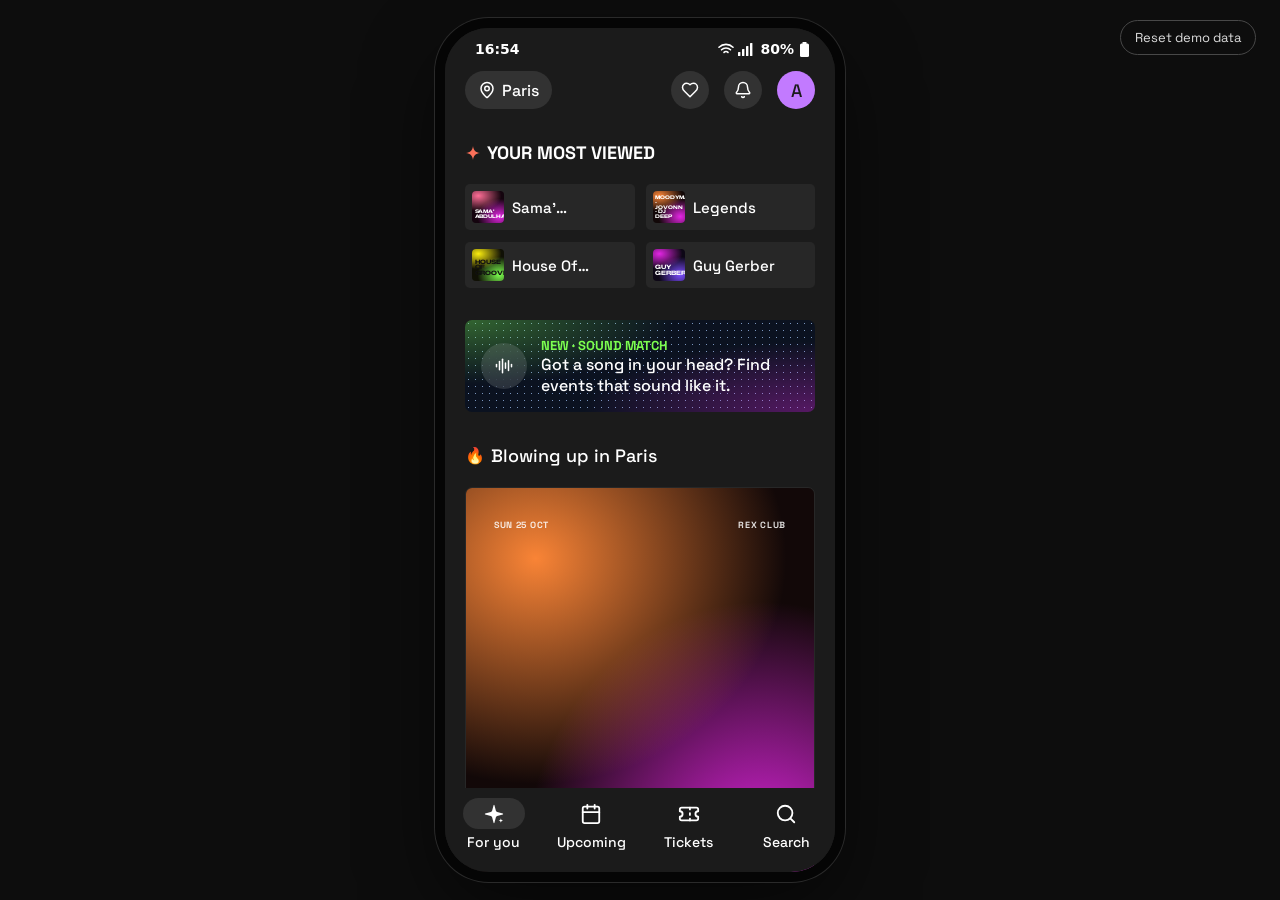
<file: index.html>
<!doctype html>
<html lang="en">
<head>
<meta charset="utf-8">
<meta name="viewport" content="width=device-width, initial-scale=1, viewport-fit=cover">
<meta name="theme-color" content="#1B1B1B">
<title>Shotgun Sound Match</title>
<link rel="stylesheet" href="css/app.css">
</head>
<body>
  <div class="stage">
    <button class="side-reset" id="resetDemo" type="button">Reset demo data</button>
    <div class="device" id="device">
      <div class="status-bar" aria-hidden="true">
        <span class="sb-time" id="sbTime">11:46</span>
        <span class="sb-right">
          <svg width="36" height="16" viewBox="0 0 36 16"><g fill="none" stroke="currentColor" stroke-width="1.6" stroke-linecap="round"><path d="M1 6.2a10 10 0 0 1 14 0"/><path d="M3.5 8.8a6.4 6.4 0 0 1 9 0"/><path d="M6 11.4a2.8 2.8 0 0 1 4 0"/></g><g fill="currentColor"><rect x="20" y="11" width="2.4" height="4" rx=".6"/><rect x="24" y="8" width="2.4" height="7" rx=".6"/><rect x="28" y="5" width="2.4" height="10" rx=".6"/><rect x="32" y="2" width="2.4" height="13" rx=".6"/></g></svg>
          <span>80%</span>
          <svg width="9" height="15" viewBox="0 0 9 15"><rect x="2.5" y="0" width="4" height="2" rx=".5" fill="currentColor"/><rect x="0" y="1.5" width="9" height="13.5" rx="1.5" fill="currentColor"/></svg>
        </span>
      </div>
      <div class="viewport" id="viewport"></div>
      <nav class="tabbar" id="tabbar" aria-label="Main"></nav>
      <div class="sheet-layer" id="sheetLayer" aria-hidden="true"></div>
      <div class="toast" id="toast" role="status" aria-live="polite"></div>
    </div>
  </div>
  <script src="js/config.js"></script>
  <script src="js/icons.js"></script>
  <script src="js/data.js"></script>
  <script src="js/store.js"></script>
  <script src="js/audio.js"></script>
  <script src="js/vendor/three.min.js"></script>
  <script src="js/particles.js"></script>
  <script src="js/map3d.js"></script>
  <script src="js/app.js"></script>
</body>
</html>
</file>
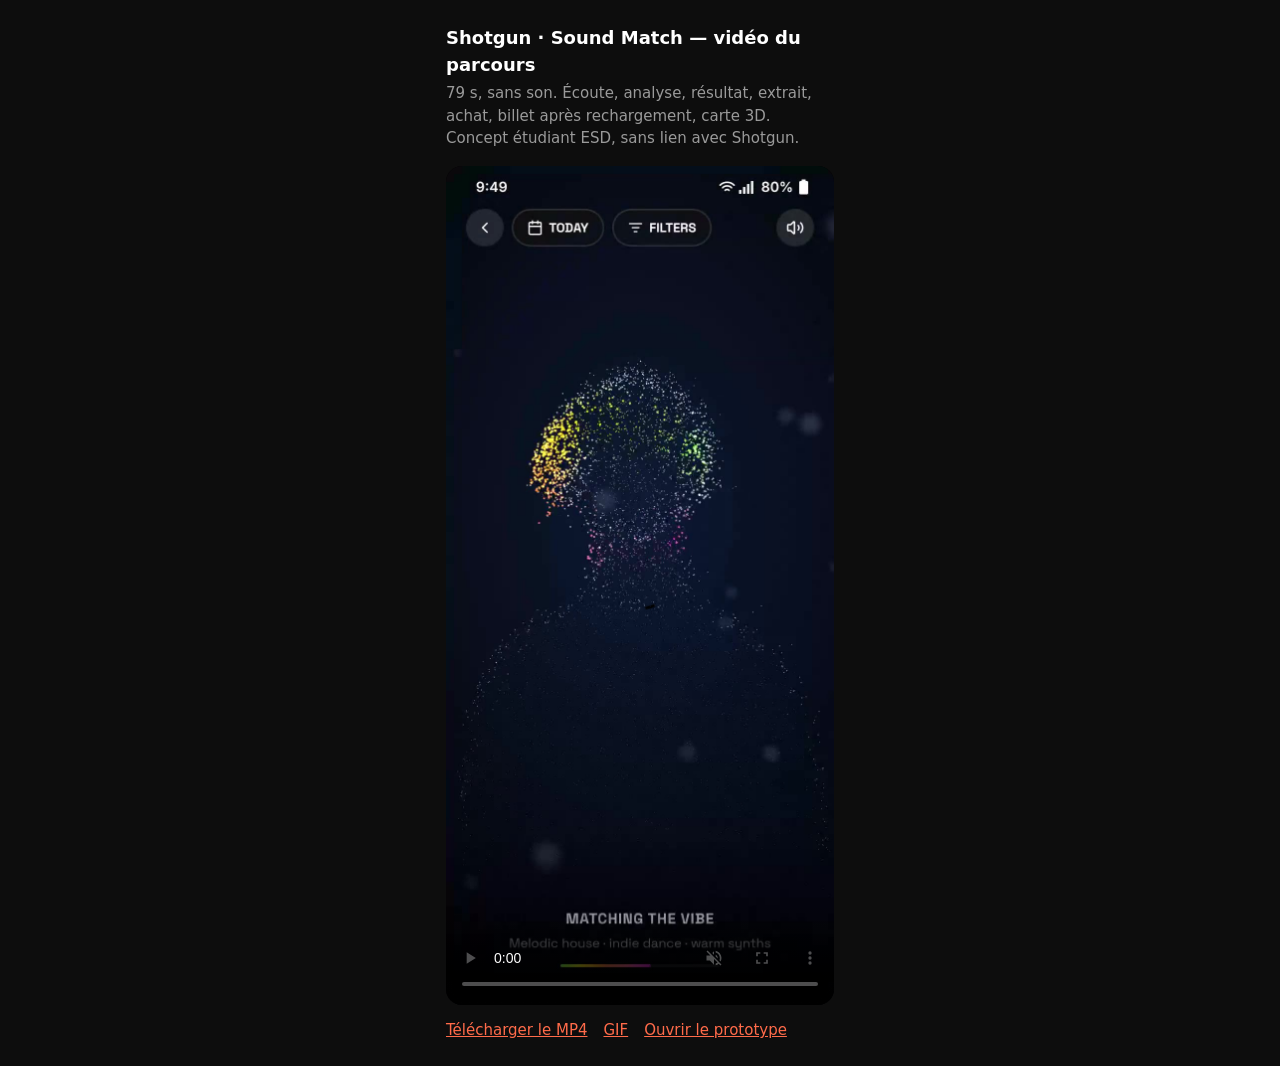
<file: demo/index.html>
<!doctype html>
<html lang="fr">
<head>
<meta charset="utf-8">
<meta name="viewport" content="width=device-width, initial-scale=1">
<title>Sound Match · vidéo du parcours</title>
<style>
  body { margin: 0; background: #0D0D0D; color: #e6e6e6; font: 15px/1.5 system-ui, sans-serif; display: grid; place-items: center; min-height: 100vh; }
  main { width: min(420px, 100%); padding: 24px 16px; box-sizing: border-box; }
  h1 { font-size: 18px; margin: 0 0 4px; color: #fff; }
  p { margin: 0 0 16px; color: #9a9a9a; }
  video { width: 100%; border-radius: 16px; background: #000; display: block; }
  a { color: #FF6B4A; }
  .links { margin-top: 14px; display: flex; gap: 16px; flex-wrap: wrap; }
</style>
</head>
<body>
<main>
  <h1>Shotgun · Sound Match — vidéo du parcours</h1>
  <p>79 s, sans son. Écoute, analyse, résultat, extrait, achat, billet après rechargement, carte 3D. Concept étudiant ESD, sans lien avec Shotgun.</p>
  <video src="sound-match-demo.mp4" poster="poster.jpg" controls playsinline muted loop preload="metadata"></video>
  <div class="links"><a href="sound-match-demo.mp4" download>Télécharger le MP4</a><a href="sound-match-demo.gif">GIF</a><a href="../">Ouvrir le prototype</a></div>
</main>
</body>
</html>
</file>
<file: css/app.css>
/* ============================================================
   Shotgun Sound Match — prototype styles
   Tokens mirror the Figma variables (Color / Spacing / Radius)
   ============================================================ */
@font-face { font-family: "Space Grotesk"; font-weight: 400; font-display: swap; src: url(../assets/fonts/space-grotesk-latin-400-normal.woff2) format("woff2"); unicode-range: U+0000-00FF, U+0131, U+0152-0153, U+02BB-02BC, U+02C6, U+02DA, U+02DC, U+2000-206F, U+20AC, U+2122, U+2191, U+2193, U+2212, U+2215, U+FEFF, U+FFFD; }
@font-face { font-family: "Space Grotesk"; font-weight: 400; font-display: swap; src: url(../assets/fonts/space-grotesk-latin-ext-400-normal.woff2) format("woff2"); unicode-range: U+0100-02AF, U+0304, U+0308, U+0329, U+1E00-1E9F, U+1EF2-1EFF, U+2020, U+20A0-20AB, U+20AD-20C0, U+2113, U+2C60-2C7F, U+A720-A7FF; }
@font-face { font-family: "Space Grotesk"; font-weight: 500; font-display: swap; src: url(../assets/fonts/space-grotesk-latin-500-normal.woff2) format("woff2"); unicode-range: U+0000-00FF, U+0131, U+0152-0153, U+02BB-02BC, U+02C6, U+02DA, U+02DC, U+2000-206F, U+20AC, U+2122, U+2191, U+2193, U+2212, U+2215, U+FEFF, U+FFFD; }
@font-face { font-family: "Space Grotesk"; font-weight: 500; font-display: swap; src: url(../assets/fonts/space-grotesk-latin-ext-500-normal.woff2) format("woff2"); unicode-range: U+0100-02AF, U+0304, U+0308, U+0329, U+1E00-1E9F, U+1EF2-1EFF, U+2020, U+20A0-20AB, U+20AD-20C0, U+2113, U+2C60-2C7F, U+A720-A7FF; }
@font-face { font-family: "Space Grotesk"; font-weight: 700; font-display: swap; src: url(../assets/fonts/space-grotesk-latin-700-normal.woff2) format("woff2"); unicode-range: U+0000-00FF, U+0131, U+0152-0153, U+02BB-02BC, U+02C6, U+02DA, U+02DC, U+2000-206F, U+20AC, U+2122, U+2191, U+2193, U+2212, U+2215, U+FEFF, U+FFFD; }
@font-face { font-family: "Space Grotesk"; font-weight: 700; font-display: swap; src: url(../assets/fonts/space-grotesk-latin-ext-700-normal.woff2) format("woff2"); unicode-range: U+0100-02AF, U+0304, U+0308, U+0329, U+1E00-1E9F, U+1EF2-1EFF, U+2020, U+20A0-20AB, U+20AD-20C0, U+2113, U+2C60-2C7F, U+A720-A7FF; }
@font-face { font-family: "Zalando Sans Expanded"; font-weight: 800; font-display: swap; src: url(../assets/fonts/zalando-sans-expanded-latin-800-normal.woff2) format("woff2"); unicode-range: U+0000-00FF, U+0131, U+0152-0153, U+02BB-02BC, U+02C6, U+02DA, U+02DC, U+2000-206F, U+20AC, U+2122, U+2191, U+2193, U+2212, U+2215, U+FEFF, U+FFFD; }
@font-face { font-family: "Zalando Sans Expanded"; font-weight: 800; font-display: swap; src: url(../assets/fonts/zalando-sans-expanded-latin-ext-800-normal.woff2) format("woff2"); unicode-range: U+0100-02AF, U+0304, U+0308, U+0329, U+1E00-1E9F, U+1EF2-1EFF, U+2020, U+20A0-20AB, U+20AD-20C0, U+2113, U+2C60-2C7F, U+A720-A7FF; }

:root {
  /* Color */
  --color-bg-base: #1B1B1B;
  --color-bg-bar: #161616;
  --color-bg-field: #272727;
  --color-bg-raised: #323232;
  --color-bg-glass: rgba(255,255,255,.12);
  --color-border-outline: #484848;
  --color-border-divider: #2C2C2C;
  --color-text-primary: #FFFFFF;
  --color-text-secondary: #B6B7B9;
  --color-text-inverse: #1B1B1B;
  --color-accent-coral: #FB7059;
  --color-avatar-default: #C27AFF;
  --color-button-primary-bg: #FFFFFF;
  /* Shotgun brochure gradient (sampled from FR_BROCHURE_shotgun.pdf) */
  --sg-lime: #7CFF4F; --sg-yellow: #FBED0F; --sg-orange: #F98436; --sg-pink: #FE6E96; --sg-magenta: #E325E3;
  /* Spacing */
  --space-4: 4px; --space-8: 8px; --space-12: 12px; --space-16: 16px; --space-20: 20px; --space-24: 24px; --space-32: 32px; --space-48: 48px;
  --space-page-margin: 20px;
  /* Radius */
  --radius-sm: 4px; --radius-md: 5px; --radius-lg: 7px; --radius-full: 999px;
  /* Type */
  --font-ui: "Space Grotesk", system-ui, sans-serif;
  --font-display: "Zalando Sans Expanded", "Space Grotesk", system-ui, sans-serif;
  --ease-out: cubic-bezier(.2,.8,.2,1);
}

[hidden] { display: none !important; }
* { box-sizing: border-box; -webkit-tap-highlight-color: transparent; }
html, body { margin: 0; height: 100%; }
body { background: #0D0D0D; color: var(--color-text-primary); font-family: var(--font-ui); -webkit-font-smoothing: antialiased; }
button { font: inherit; color: inherit; background: none; border: 0; padding: 0; cursor: pointer; }
input { font: inherit; color: inherit; }
img { display: block; max-width: 100%; }
:focus-visible { outline: 2px solid var(--sg-lime); outline-offset: 2px; }

/* ---------- Stage + device ---------- */
.stage { min-height: 100%; display: flex; align-items: center; justify-content: center; gap: 48px; padding: 24px; }
.side-reset { position: fixed; top: 20px; right: 24px; z-index: 10; padding: 8px 14px; border: 1.5px solid var(--color-border-outline); border-radius: var(--radius-full); color: #ddd; font-size: 13px; background: #0D0D0D; }
.side-reset:hover { border-color: #888; color: #fff; }
.device { position: relative; width: 390px; height: 844px; background: var(--color-bg-base); border-radius: 44px; overflow: hidden; overflow: clip;
  box-shadow: 0 0 0 10px #050505, 0 0 0 11px #2a2a2a, 0 30px 80px rgba(0,0,0,.6); isolation: isolate; }
@media (max-width: 720px) {
  .stage { padding: 0; display: block; }
  .side-reset { display: none; }
  .device { width: 100vw; height: 100dvh; border-radius: 0; box-shadow: none; }
}

.status-bar { position: absolute; z-index: 30; top: 0; left: 0; right: 0; height: 40px; padding: 2px 26px 0 30px; display: flex; align-items: center; justify-content: space-between;
  font: 600 14px/1 system-ui, -apple-system, "Segoe UI", sans-serif; color: #fff; pointer-events: none; transition: color .3s; }
.status-bar .sb-right { display: flex; align-items: center; gap: 6px; }
.device.light-status .status-bar { color: #fff; }

.viewport { position: absolute; inset: 0; overflow: hidden; overflow: clip; }
.screen { position: absolute; inset: 0; background: var(--color-bg-base); display: flex; flex-direction: column; overflow: hidden; will-change: transform; }
.screen .scroll { flex: 1; overflow-y: auto; overflow-x: hidden; scrollbar-width: none; padding-top: 40px; }
.screen .scroll::-webkit-scrollbar { display: none; }
.screen.has-tabbar .scroll { padding-bottom: 96px; }

/* transitions */
.screen.enter-push { animation: pushIn .38s var(--ease-out) both; }
.screen.leave-push { animation: pushOut .38s var(--ease-out) both; }
.screen.enter-pop  { animation: popIn .34s var(--ease-out) both; }
.screen.leave-pop  { animation: popOut .34s var(--ease-out) both; }
.screen.enter-fade { animation: fadeIn .28s ease both; }
.screen.leave-fade { animation: fadeOut .28s ease both; }
@keyframes pushIn { from { transform: translateX(100%); } to { transform: none; } }
@keyframes pushOut { from { transform: none; } to { transform: translateX(-28%); filter: brightness(.6); } }
@keyframes popIn { from { transform: translateX(-28%); filter: brightness(.6); } to { transform: none; filter: none; } }
@keyframes popOut { from { transform: none; } to { transform: translateX(100%); } }
@keyframes fadeIn { from { opacity: 0; } to { opacity: 1; } }
@keyframes fadeOut { from { opacity: 1; } to { opacity: 0; } }
@media (prefers-reduced-motion: reduce) { .screen[class*="enter-"], .screen[class*="leave-"] { animation-duration: .01s; } }

/* ---------- Type styles (Figma text styles) ---------- */
.t-title-event { font-family: var(--font-display); font-weight: 800; font-size: 23px; line-height: 1.1; text-transform: uppercase; margin: 0; }
.t-heading-section { font-weight: 700; font-size: 18px; line-height: 1.28; text-transform: uppercase; margin: 0; }
.t-heading-feed { font-weight: 500; font-size: 18px; margin: 0; }
.t-list-title { font-weight: 500; font-size: 18px; line-height: 24px; margin: 0; }
.t-body { font-size: 17px; line-height: 23.5px; }
.t-row { font-size: 17px; line-height: 22px; }
.t-meta { font-size: 15px; line-height: 1.28; color: var(--color-text-secondary); }
.t-tile { font-weight: 500; font-size: 15px; }
.t-chip { font-weight: 500; font-size: 16px; }
.t-tag { font-size: 13px; }
.t-btn { font-weight: 700; font-size: 16px; text-transform: uppercase; }
.t-btn-sm { font-weight: 700; font-size: 13px; text-transform: uppercase; }
.clamp-1 { display: -webkit-box; -webkit-line-clamp: 1; -webkit-box-orient: vertical; overflow: hidden; }
.clamp-2 { display: -webkit-box; -webkit-line-clamp: 2; -webkit-box-orient: vertical; overflow: hidden; }
.muted { color: var(--color-text-secondary); }
.coral { color: var(--color-accent-coral); }

/* ---------- Primitives ---------- */
.icon { display: inline-block; width: 24px; height: 24px; flex: none; vertical-align: middle; }
.icon svg { width: 100%; height: 100%; display: block; }
.pad { padding: 0 var(--space-page-margin); }
.row { display: flex; align-items: center; }
.between { justify-content: space-between; }
.section { padding: 32px var(--space-page-margin) 0; }
.section > .t-heading-section, .section > .heading-row { margin-bottom: 20px; }
.heading-row { display: flex; align-items: center; gap: 6px; }
.heading-row .icon { width: 16px; height: 16px; color: var(--color-accent-coral); }

.chip { display: inline-flex; align-items: center; gap: 6px; height: 38px; padding: 0 12px; border-radius: var(--radius-full); border: 1.5px solid var(--color-border-outline); white-space: nowrap; transition: background .2s, border-color .2s, transform .15s; }
.chip:active { transform: scale(.96); }
.chip .icon { width: 18px; height: 18px; }
.chip.selected { background: var(--color-bg-raised); border-color: transparent; }
.chip.solid-sm { height: 34px; font-weight: 700; font-size: 13px; text-transform: uppercase; padding: 0 14px; }
.chip.solid-sm .icon { width: 16px; height: 16px; }
.chip.glass { background: rgba(20,20,20,.55); border-color: rgba(255,255,255,.14); backdrop-filter: blur(10px); -webkit-backdrop-filter: blur(10px); }
.chips-row { display: flex; gap: 8px; overflow-x: auto; scrollbar-width: none; padding: 3px var(--space-page-margin); }
.chips-row::-webkit-scrollbar { display: none; }

.tag { display: inline-flex; align-items: center; gap: 3px; height: 22px; padding: 0 8px; border-radius: var(--radius-full); border: 1.5px solid var(--color-border-outline); font-size: 13px; white-space: nowrap; }
.tag .icon { width: 12px; height: 12px; }
.tags { display: flex; gap: 6px; flex-wrap: wrap; padding-top: 6px; }

.circle-btn { width: 38px; height: 38px; border-radius: 50%; background: var(--color-bg-raised); display: grid; place-items: center; flex: none; transition: transform .15s, background .2s; }
.circle-btn:active { transform: scale(.92); }
.circle-btn .icon { width: 18px; height: 18px; }
.circle-btn.glass { background: var(--color-bg-glass); backdrop-filter: blur(8px); -webkit-backdrop-filter: blur(8px); }
.circle-btn.outline { background: transparent; border: 1.5px solid var(--color-border-outline); }
.avatar { width: 38px; height: 38px; border-radius: 50%; background: var(--color-avatar-default); color: var(--color-text-inverse); display: grid; place-items: center; font-weight: 500; font-size: 18px; }

.btn-primary { width: 100%; height: 43px; border-radius: var(--radius-lg); background: var(--color-button-primary-bg); color: var(--color-text-inverse); display: grid; place-items: center; transition: transform .15s, opacity .2s; }
.btn-primary:active { transform: scale(.98); }
.btn-small { height: 32px; padding: 0 14px; border-radius: var(--radius-md); background: #fff; color: var(--color-text-inverse); transition: background .2s, color .2s; }
.btn-small.on { background: var(--color-bg-raised); color: #fff; }
.chip-interested { display: inline-flex; align-items: center; gap: 8px; height: 31px; padding: 0 12px 0 10px; border-radius: var(--radius-md); background: var(--color-bg-raised); }
.chip-interested .icon { width: 16px; height: 16px; transition: transform .25s var(--ease-out); }
.chip-interested.on .icon { color: var(--color-accent-coral); transform: scale(1.15); }
.chip-interested.on .icon svg path { fill: currentColor; }

/* ---------- Tab bar ---------- */
.tabbar { position: absolute; z-index: 20; left: 0; right: 0; bottom: 0; height: 84px; padding: 10px 0 14px; display: flex; background: var(--color-bg-base); transition: transform .3s var(--ease-out), opacity .3s; }
.tabbar.hidden { transform: translateY(100%); opacity: 0; pointer-events: none; }
.tabbar.translucent { background: linear-gradient(to top, rgba(10,12,18,.95), rgba(10,12,18,.6)); }
.tab { flex: 1; display: flex; flex-direction: column; align-items: center; gap: 4px; font-weight: 500; font-size: 14px; }
.tab .pill { width: 62px; height: 31px; border-radius: var(--radius-full); display: grid; place-items: center; transition: background .25s; }
.tab .pill .icon { width: 22px; height: 22px; }
.tab.active .pill { background: var(--color-bg-raised); }
.tab .badge { position: absolute; margin: -2px 0 0 26px; width: 8px; height: 8px; border-radius: 50%; background: var(--color-accent-coral); }

/* ---------- Posters (generated art, no copied images) ---------- */
.poster { position: relative; overflow: hidden; border-radius: var(--radius-sm); background: #222; color: #fff; flex: none; isolation: isolate; }
.poster .pz-bg { position: absolute; inset: 0; }
.poster .pz-title { position: absolute; left: 8%; right: 8%; bottom: 9%; font-family: var(--font-display); font-weight: 800; text-transform: uppercase; line-height: .98; letter-spacing: -.01em; overflow-wrap: normal; word-break: normal; }
.poster .pz-top { position: absolute; left: 8%; right: 8%; top: 7%; display: flex; justify-content: space-between; font: 700 9px/1 var(--font-ui); letter-spacing: .08em; text-transform: uppercase; opacity: .85; }
.poster.nightdrive .pz-bg { background:
  radial-gradient(1.2px 1.2px at 50% 50%, rgba(170,205,255,.9) 50%, transparent 51%) 0 0/7px 7px,
  radial-gradient(120% 70% at 50% 62%, rgba(56,110,210,.65), transparent 60%),
  linear-gradient(180deg, #050912 0%, #0b1730 55%, #04060b 100%); }
.poster.nightdrive .pz-bg::after { content: ""; position: absolute; inset: 0; background: linear-gradient(180deg, transparent 30%, rgba(4,6,11,.85) 100%); }
.poster.nightdrive .pz-title { background: linear-gradient(90deg, var(--sg-lime), var(--sg-yellow) 30%, var(--sg-orange) 55%, var(--sg-pink) 78%, var(--sg-magenta)); -webkit-background-clip: text; background-clip: text; color: transparent; }

/* ---------- Lists & cards ---------- */
.list { display: flex; flex-direction: column; gap: 14px; padding: 0 var(--space-page-margin); }
.list-item { display: flex; align-items: center; gap: 16px; text-align: left; width: 100%; }
.list-item .poster { width: 122px; height: 163px; }
.list-item .li-text { flex: 1; min-width: 0; display: flex; flex-direction: column; gap: 2px; }
.list-item .li-title { max-width: 196px; }
.list-item .meta-row { display: flex; align-items: center; gap: 8px; }
.list-item .meta-row .t-meta { flex: 1; min-width: 0; }
.heart-btn { width: 28px; height: 28px; margin: -6px -6px -6px 0; display: grid; place-items: center; }
.heart-btn .icon { width: 17px; height: 17px; transition: transform .25s var(--ease-out), color .2s; }
.heart-btn.on .icon { color: var(--color-accent-coral); transform: scale(1.12); }
.heart-btn.on svg path { fill: currentColor; }

.tiles { display: grid; grid-template-columns: 1fr 1fr; gap: 12px 11px; }
.tile { display: flex; align-items: center; gap: 8px; height: 46px; padding: 0 10px 0 7px; border-radius: var(--radius-md); background: var(--color-bg-field); text-align: left; min-width: 0; }
.tile .poster { width: 32px; height: 32px; border-radius: 4px; }
.tile .poster .pz-title { font-size: 6px; bottom: 12%; }
.tile .poster .pz-top { display: none; }

.feature-card { display: block; width: 100%; text-align: left; border: 1px solid var(--color-bg-field); border-radius: var(--radius-lg); overflow: hidden; }
.feature-card .poster { width: 100%; height: 470px; border-radius: 0; }
.feature-card .fc-body { padding: 14px 16px 20px; display: flex; flex-direction: column; gap: 2px; }

.carousel { display: flex; gap: 9px; overflow-x: auto; scrollbar-width: none; padding: 0 var(--space-page-margin) 0 33px; }
.carousel::-webkit-scrollbar { display: none; }
.rank-card { position: relative; flex: none; width: 124px; padding-bottom: 28px; text-align: left; }
.rank-card .poster { width: 124px; height: 165px; }
.rank-card .rank { position: absolute; left: -13px; bottom: 0; font: 700 88px/1 var(--font-ui); color: #fff; -webkit-text-stroke: 3px var(--color-bg-base); paint-order: stroke fill; }

/* ---------- Top bars ---------- */
.topbar { display: flex; align-items: center; justify-content: space-between; gap: 8px; padding: 3px var(--space-page-margin) 0; min-height: 41px; }
.topbar .actions { display: flex; gap: 15px; align-items: center; }
.search-field { flex: 1; display: flex; align-items: center; gap: 8px; height: 38px; padding: 0 14px; border-radius: var(--radius-full); background: var(--color-bg-field); min-width: 0; }
.search-field .icon { width: 18px; height: 18px; color: var(--color-text-secondary); }
.search-field input { flex: 1; min-width: 0; background: none; border: 0; outline: 0; font-size: 15px; }
.search-field input::placeholder { color: var(--color-text-secondary); }
.search-tabs { display: flex; gap: 8px; padding: 3px var(--space-page-margin) 0; }
.search-tabs .search-field { height: 38px; }
.search-tabs .search-field input { font-size: 13px; font-weight: 700; text-transform: uppercase; }
.search-tabs .search-field input::placeholder { text-transform: uppercase; font-weight: 700; }

.empty { padding: 48px var(--space-page-margin); text-align: center; color: var(--color-text-secondary); }
.empty > .icon { display: block; width: 40px; height: 40px; margin: 0 auto 12px; color: #666; }

/* ---------- Sheets & toast ---------- */
.sheet-layer { position: absolute; inset: 0; z-index: 40; pointer-events: none; }
.sheet-layer.open { pointer-events: auto; }
.scrim { position: absolute; inset: 0; background: rgba(0,0,0,.5); opacity: 0; transition: opacity .3s; }
.sheet-layer.open .scrim { opacity: 1; }
.sheet { position: absolute; left: 0; right: 0; bottom: 0; background: #fff; color: #1B1B1B; border-radius: 18px 18px 0 0; padding: 10px 24px 28px; transform: translateY(100%); transition: transform .38s var(--ease-out); max-height: 92%; overflow-y: auto; }
.sheet-layer.open .sheet { transform: none; }
.sheet .grabber { width: 30px; height: 4px; border-radius: 2px; background: #1B1B1B; margin: 0 auto 26px; }
.toast { position: absolute; z-index: 60; left: 16px; right: 16px; bottom: 100px; padding: 12px 16px; border-radius: 10px; background: #fff; color: #1B1B1B; font-weight: 500; font-size: 14px; transform: translateY(20px); opacity: 0; transition: .3s var(--ease-out); pointer-events: none; }
.toast.show { transform: none; opacity: 1; }

/* ---------- Event page ---------- */
.ev-header { position: absolute; z-index: 5; top: 0; left: 0; right: 0; display: flex; justify-content: space-between; align-items: center; gap: 12px; padding: 43px 19px 10px; pointer-events: none; transition: background .3s, box-shadow .3s; }
.ev-header .ev-mini { flex: 1; min-width: 0; font-weight: 500; font-size: 15px; opacity: 0; transform: translateY(6px); transition: opacity .3s, transform .3s; white-space: nowrap; overflow: hidden; text-overflow: ellipsis; }
.ev-header.solid { background: rgba(27,27,27,.94); box-shadow: 0 1px 0 var(--color-border-divider); backdrop-filter: blur(10px); -webkit-backdrop-filter: blur(10px); }
.ev-header.solid .ev-mini { opacity: 1; transform: none; }
.ev-header > * { pointer-events: auto; }
.ev-hero { position: relative; padding: 89px 8px 0; }
.ev-hero::before { content: ""; position: absolute; inset: -40px 0 -40px; background: var(--hero-tint, linear-gradient(180deg,#1f2a3c,#2c3341 30%,#1e2128 62%,#1B1B1B)); z-index: -1; }
.ev-hero .poster { width: 100%; height: 212px; border-radius: var(--radius-sm); }
.ev-hero .poster .pz-title { font-size: 46px; bottom: 16%; }
.ev-title { padding: 20px 23px 0; }
.ev-by { margin-top: 10px; font-size: 17px; color: var(--color-text-secondary); }
.ev-by b { color: #fff; font-weight: 500; }
.match-banner { margin: 16px 23px 0; padding: 12px 14px; border-radius: var(--radius-lg); background: linear-gradient(90deg, rgba(124,255,79,.14), rgba(251,237,15,.10) 35%, rgba(254,110,150,.12) 70%, rgba(227,37,227,.14)); border: 1px solid rgba(255,255,255,.08); display: flex; gap: 12px; align-items: center; }
.match-banner .score { font-family: var(--font-display); font-weight: 800; font-size: 20px; }
.match-banner .why { font-size: 13px; line-height: 1.35; color: #e8e8e8; }
.info-rows { padding: 8px 24px 0; }
.info-row { display: flex; gap: 22px; align-items: flex-start; }
.info-row > .icon { width: 20px; height: 20px; margin-top: 16px; color: #e6e6e6; }
.info-row .ir-content { flex: 1; padding-top: 16px; border-bottom: 1px solid var(--color-border-divider); padding-bottom: 13px; display: flex; align-items: center; gap: 10px; }
.info-row .ir-content .icon { width: 16px; height: 16px; color: var(--color-text-secondary); }
.desc-wrap { position: relative; }
.desc { margin: 0; display: -webkit-box; -webkit-line-clamp: 9; -webkit-box-orient: vertical; overflow: hidden; }
.desc-wrap.open .desc { -webkit-line-clamp: unset; display: block; }
.desc-wrap:not(.open):not(.short)::after { content: ""; position: absolute; left: 0; right: 0; bottom: 0; height: 30px; background: linear-gradient(transparent, rgba(27,27,27,.9)); pointer-events: none; }
.desc-toggle { display: grid; place-items: center; width: 100%; padding-top: 8px; }
.desc-toggle .icon { width: 18px; height: 18px; transition: transform .3s; }
.desc-wrap.open + .desc-toggle .icon { transform: rotate(180deg); }

.player { display: flex; align-items: center; gap: 18px; }
.player .track { position: relative; flex: 1; height: 24px; display: flex; align-items: center; cursor: pointer; touch-action: none; }
.player .rail { position: absolute; left: 0; right: 0; height: 5px; border-radius: 3px; background: #fff; }
.player .fill { position: absolute; left: 0; height: 5px; border-radius: 3px; background: var(--color-accent-coral); width: 0; }
.player .knob { position: absolute; width: 16px; height: 16px; border-radius: 50%; background: #fff; transform: translateX(-50%); left: 0; box-shadow: 0 0 0 3px rgba(0,0,0,.25); }
.player .play { width: 30px; height: 30px; display: grid; place-items: center; }
.player .play .icon { width: 24px; height: 24px; }
.player-meta { margin-top: 8px; display: flex; justify-content: space-between; font-size: 13px; color: var(--color-text-secondary); }
.eq { display: inline-flex; gap: 2px; align-items: flex-end; height: 12px; }
.eq i { width: 3px; background: var(--color-accent-coral); border-radius: 1px; animation: eq 0.8s ease-in-out infinite; }
.eq i:nth-child(2) { animation-delay: -.3s; } .eq i:nth-child(3) { animation-delay: -.55s; }
@keyframes eq { 0%,100% { height: 3px; } 50% { height: 12px; } }

.lineup { display: flex; align-items: flex-start; gap: 14px; overflow-x: auto; scrollbar-width: none; margin-right: calc(-1 * var(--space-page-margin)); padding-right: var(--space-page-margin); }
.artist { flex: none; width: 128px; text-align: left; }
.artist .a-img { display: block; position: relative; width: 128px; height: 128px; border-radius: var(--radius-lg); overflow: hidden; }
.artist .a-img .poster { width: 100%; height: 100%; border-radius: 0; }
.artist.playing .a-img { box-shadow: 0 0 0 2px var(--color-accent-coral); }
.artist .a-name { margin-top: 8px; font-weight: 500; font-size: 16px; display: block; }
.artist .a-img .a-cover { width: 100%; height: 100%; object-fit: cover; display: block; }
.artist.sample .a-name { display: -webkit-box; }
.artist.sample .a-sub { display: -webkit-box; font-size: 13px; margin-top: 2px; }
.artist .a-img::after { content: ""; position: absolute; inset: 0; background: radial-gradient(circle at 50% 50%, rgba(0,0,0,.28), transparent 62%); pointer-events: none; }
.org { display: flex; align-items: center; gap: 16px; }
.org + .org { margin-top: 16px; }
.org .o-av { display: block; width: 44px; height: 44px; border-radius: 50%; overflow: hidden; flex: none; }
.org .o-av .poster { width: 100%; height: 100%; border-radius: 0; }
.org .o-text { flex: 1; min-width: 0; }
.org .o-name { font-weight: 500; font-size: 16px; }
.mood { display: flex; gap: 8px; flex-wrap: wrap; }
.mood .chip { height: 34px; font-size: 15px; }
.map-img { width: 100%; border-radius: var(--radius-lg); }
.buy-bar { position: absolute; z-index: 6; left: 0; right: 0; bottom: 0; padding: 14px 22px 22px; background: linear-gradient(to top, var(--color-bg-bar) 70%, rgba(22,22,22,0)); }

/* ---------- Screenshot screens (Map flow) ---------- */
.shot { position: absolute; inset: 0; background: #000; }
.shot img { width: 100%; height: 100%; object-fit: cover; object-position: top; }
.hotspot { position: absolute; border-radius: 12px; }
.hotspot.hint { animation: hint 2.2s ease-in-out infinite; }
@keyframes hint { 0%,100% { box-shadow: 0 0 0 0 rgba(124,255,79,0); } 50% { box-shadow: 0 0 0 3px rgba(124,255,79,.55); } }
.shot-label { position: absolute; left: 12px; bottom: 12px; padding: 4px 8px; border-radius: 6px; background: rgba(0,0,0,.6); color: #ccc; font-size: 11px; }

/* ---------- Listen + particle screens ---------- */
.fx-canvas { position: absolute; inset: 0; width: 100%; height: 100%; display: block; }
.listen-top { position: relative; z-index: 2; display: flex; gap: 8px; padding: 43px var(--space-page-margin) 0; }
.listen-center { position: absolute; z-index: 2; left: 0; right: 0; bottom: 140px; display: flex; flex-direction: column; align-items: center; gap: 14px; }
.listen-center .or { font-weight: 700; font-size: 13px; }
.listen-btn { display: inline-flex; align-items: center; gap: 12px; height: 50px; padding: 0 24px; border-radius: var(--radius-full); border: 1.5px solid rgba(255,255,255,.35); background: rgba(10,12,18,.45); backdrop-filter: blur(8px); -webkit-backdrop-filter: blur(8px); font-weight: 700; font-size: 15px; text-transform: uppercase; transition: transform .15s, border-color .2s; }
.listen-btn:active { transform: scale(.96); }
.listen-btn .icon { width: 22px; height: 22px; }
.listen-btn.alt { color: rgba(255,255,255,.75); font-weight: 500; }
.listen-btn.primary { border-color: rgba(255,255,255,.7); }

.songs-top { display: flex; align-items: center; justify-content: space-between; padding: 43px var(--space-page-margin) 0; }
.providers { display: flex; gap: 8px; }
.providers { margin-left: auto; }
.provider { width: 40px; height: 40px; border-radius: 10px; display: grid; place-items: center; transition: transform .15s; }
.provider img { width: 36px; height: 36px; border-radius: 9px; display: block; }
.provider:active { transform: scale(.94); }
.song-list { display: flex; flex-direction: column; gap: 16px; padding: 0 var(--space-page-margin); }
.song { display: flex; align-items: center; gap: 8px; padding: 8px; border-radius: var(--radius-md); background: var(--color-bg-field); text-align: left; width: 100%; transition: background .2s, transform .15s; }
.song:active { transform: scale(.98); background: var(--color-bg-raised); }
.song .cover { width: 45px; height: 45px; border-radius: 3px; flex: none; }
.song .s-title { font-weight: 500; font-size: 17px; }
.song .s-artist { font-size: 14px; color: var(--color-text-secondary); }
.song mark { background: none; color: var(--sg-lime); }
.song-search { position: absolute; left: var(--space-page-margin); right: var(--space-page-margin); bottom: 24px; height: 50px; border-radius: var(--radius-full); border: 1.5px solid var(--color-border-outline); background: var(--color-bg-base); display: flex; align-items: center; gap: 14px; padding: 0 20px; }
.song-search .icon { width: 22px; height: 22px; }
.song-search input { flex: 1; background: none; border: 0; outline: 0; font-weight: 700; font-size: 15px; text-transform: uppercase; }
.recent { padding: 0 var(--space-page-margin); display: flex; gap: 8px; flex-wrap: wrap; }

.search-status { position: absolute; z-index: 3; left: 0; right: 0; bottom: 0; padding: 70px 30px 38px; text-align: center; background: linear-gradient(to top, rgba(2,3,6,.92) 30%, rgba(2,3,6,0)); }
.search-status .st-main, .search-status .st-sub { text-shadow: 0 1px 8px rgba(0,0,0,.8); }
.search-status .st-main { font-weight: 700; font-size: 15px; text-transform: uppercase; letter-spacing: .04em; min-height: 20px; }
.search-status .st-sub { margin-top: 6px; font-size: 13px; color: rgba(214,226,255,.7); min-height: 18px; }
.search-status .st-bar { margin: 14px auto 0; width: 160px; height: 3px; border-radius: 2px; background: rgba(255,255,255,.12); overflow: hidden; }
.search-status .st-bar i { display: block; height: 100%; width: 0; background: linear-gradient(90deg, var(--sg-lime), var(--sg-yellow), var(--sg-orange), var(--sg-pink), var(--sg-magenta)); transition: width .4s linear; }
.mic-meter { display: inline-flex; gap: 3px; align-items: center; height: 18px; margin-bottom: 10px; }
.mic-meter i { width: 3px; border-radius: 2px; background: #cfe0ff; height: 4px; transition: height .08s; }
.sim-note { position: absolute; z-index: 3; top: 92px; left: 20px; right: 20px; text-align: center; font-size: 12px; color: rgba(255,255,255,.6); }

.result-card { cursor: pointer; display: block; color: #fff; position: absolute; z-index: 3; left: 16px; right: 16px; top: 90px; border: 1px solid rgba(255,255,255,.1); border-radius: var(--radius-lg); background: rgba(16,18,24,.85); overflow: hidden; transform: translateY(40px) scale(.96); opacity: 0; transition: transform .7s var(--ease-out), opacity .6s; text-align: left; }
.result-card.in { transform: none; opacity: 1; }
.result-card .poster { width: 100%; height: 390px; border-radius: 0; }
.result-card .poster .pz-title { font-size: 44px; }
.result-card .fc-body { padding: 12px 12px 14px; display: flex; flex-direction: column; gap: 2px; }
.match-pill { position: absolute; top: 12px; left: 12px; z-index: 2; display: inline-flex; gap: 6px; align-items: center; height: 28px; padding: 0 10px; border-radius: var(--radius-full); background: rgba(0,0,0,.6); font-weight: 700; font-size: 12px; backdrop-filter: blur(6px); -webkit-backdrop-filter: blur(6px); }
.match-pill i { width: 8px; height: 8px; border-radius: 50%; background: var(--sg-lime); box-shadow: 0 0 8px var(--sg-lime); }
.see-all { position: absolute; z-index: 3; left: 50%; bottom: 40px; transform: translateX(-50%); opacity: 0; transition: opacity .6s .4s; }
.see-all.in { opacity: 1; }

/* ---------- Checkout (light, per screenshots) ---------- */
.co { background: #F6F6F4; color: #1B1B1B; }
.co .scroll { padding-top: 0; }
.co-head { background: linear-gradient(180deg, #2b2b20 0%, #6f6b3c 32%, #cfcb86 64%, #eeedd8 86%, #F6F6F4 100%); padding: 40px 19px 18px; }
.co-head .row { justify-content: space-between; height: 41px; margin-top: 3px; }
.co-head .circle-btn { background: rgba(255,255,255,.18); color: #1B1B1B; }
.co-head .code-link { font-weight: 700; font-size: 15px; text-transform: uppercase; color: var(--co-top, #1B1B1B); }
.co-title { font-family: var(--font-display); font-weight: 800; font-size: 23px; text-transform: uppercase; margin: 22px 5px 0; color: var(--co-title, #1B1B1B); }
.co-card { margin: 0 16px; background: #fff; border-radius: var(--radius-lg); box-shadow: 0 2px 10px rgba(0,0,0,.08); padding: 14px 12px; }
.qty { display: flex; align-items: center; gap: 18px; }
.qty button { width: 28px; height: 28px; display: grid; place-items: center; font-size: 22px; }
.qty button:disabled { opacity: .3; }
.qty .n { font-weight: 500; font-size: 20px; min-width: 14px; text-align: center; }
.co-foot { padding: 14px 23px 24px; background: #F6F6F4; }
.co-foot .row { justify-content: space-between; }
.co-total { font-weight: 500; font-size: 19px; }
.btn-dark { width: 100%; height: 43px; border-radius: var(--radius-md); background: #1B1B1B; color: #fff; display: grid; place-items: center; font-weight: 700; font-size: 16px; text-transform: uppercase; }
.btn-dark:disabled { opacity: .35; }
.btn-gpay { width: 100%; height: 40px; border-radius: 4px; border: 1px solid #1B1B1B; background: #fff; display: grid; place-items: center; font-size: 19px; color: #1B1B1B; }
.co-section { padding: 28px 23px 0; }
.co-section h3 { font-weight: 700; font-size: 18px; text-transform: uppercase; margin: 0 0 10px; }
.pay-row { display: flex; align-items: center; gap: 8px; padding-bottom: 12px; border-bottom: 1px solid #ddd; font-size: 16px; }
.pay-row .badge-pay { font-size: 9px; font-weight: 700; padding: 2px 5px; border: 1px solid #999; border-radius: 8px; color: #666; }
.pay-row button { margin-left: auto; font-weight: 500; }
.legal { font-size: 13px; text-align: center; color: #333; margin-top: 10px; line-height: 1.35; }
.legal b { font-weight: 500; }
.item-card { display: flex; gap: 14px; align-items: center; }
.item-card .poster { width: 76px; height: 76px; border-radius: 2px; }
.item-card .poster .pz-title { font-size: 10px; }
.item-card .poster .pz-top { display: none; }
.item-detail { margin-top: 12px; padding-top: 14px; border-top: 1px solid #eee; display: flex; justify-content: space-between; font-size: 17px; }
.field { border: 1px solid #ddd; padding: 12px 14px; font-size: 15px; width: 100%; background: #fff; border-radius: 0; outline: 0; color: #1B1B1B; }
.field:focus { border-color: #1B1B1B; }
.field-group { display: grid; grid-template-columns: 1fr 1fr; }
.field-group .field + .field { border-left: 0; }
.sheet h4 { margin: 0 0 12px; font-weight: 500; font-size: 17px; }
.sheet .muted-sm { font-size: 13px; color: #666; }
.btn-link { width: 100%; height: 44px; border-radius: 4px; background: #00D66F; color: #0a1f12; font-weight: 700; display: flex; gap: 12px; align-items: center; justify-content: center; margin-top: 8px; }

.success { background: #0c0c0c; }
.ticket { margin: 0 20px; border-radius: 14px; overflow: hidden; background: #fff; color: #1B1B1B; }
.ticket .t-top { position: relative; height: 180px; }
.ticket .t-top .poster { width: 100%; height: 100%; border-radius: 0; }
.ticket .t-body { padding: 16px 18px 20px; }
.ticket .t-row { display: flex; justify-content: space-between; font-size: 14px; color: #555; margin-top: 8px; }
.ticket .t-row b { color: #1B1B1B; font-weight: 500; }
.qr { width: 132px; height: 132px; margin: 16px auto 0; display: grid; grid-template-columns: repeat(21, 1fr); }
.qr i { background: #1B1B1B; } .qr i.o { background: transparent; }
.confetti { position: absolute; inset: 0; pointer-events: none; z-index: 1; }

.tickets-list .ticket-row { display: flex; gap: 14px; align-items: center; padding: 12px; border-radius: var(--radius-lg); background: var(--color-bg-field); width: 100%; text-align: left; }
.tickets-list .ticket-row + .ticket-row { margin-top: 12px; }
.tickets-list .poster { width: 64px; height: 84px; }
.tickets-list .poster .pz-title { font-size: 9px; }
.tickets-list .poster .pz-top { display: none; }

/* ---------- Preview buttons (NCS tracks) ---------- */
.pbtn { --p: 0; position: relative; flex: none; width: 36px; height: 36px; border-radius: 50%; display: grid; place-items: center;
  background: conic-gradient(var(--sg-lime) 0deg, var(--sg-yellow) calc(var(--p) * 120deg), var(--sg-pink) calc(var(--p) * 300deg), var(--sg-magenta) calc(var(--p) * 360deg), rgba(255,255,255,.18) calc(var(--p) * 360deg)); transition: transform .15s; }
.pbtn .pi { width: 31px; height: 31px; border-radius: 50%; background: var(--color-bg-raised); display: grid; place-items: center; }
.pbtn .pi .icon { width: 13px; height: 13px; }
.pbtn.playing .pi { background: #111; }
.pbtn.a-play { position: absolute; top: 50%; left: 50%; width: 56px; height: 56px; margin: -28px 0 0 -28px; z-index: 1; }
.pbtn.a-play::after { content: ""; position: absolute; inset: -10px; border-radius: 50%; } /* larger tap target */
.pbtn.a-play .pi { width: 50px; height: 50px; background: rgba(17,17,17,.78); backdrop-filter: blur(6px); -webkit-backdrop-filter: blur(6px); box-shadow: 0 4px 14px rgba(0,0,0,.35); }
.pbtn.a-play .pi .icon { width: 20px; height: 20px; margin-left: 2px; }
.pbtn.a-play.playing .pi .icon { margin-left: 0; }
.song .pbtn { margin-left: 4px; }
.song img.cover { object-fit: cover; }

/* ---------- 3D map ---------- */
.map-labels { position: absolute; inset: 0; pointer-events: none; overflow: hidden; z-index: 1; }
.map-pin { position: absolute; left: 0; top: 0; pointer-events: auto; display: inline-flex; align-items: center; gap: 6px; height: 28px; padding: 0 10px 0 8px; border-radius: 999px; background: rgba(17,17,17,.82); border: 1px solid rgba(255,255,255,.14); font-weight: 500; font-size: 12px; white-space: nowrap; backdrop-filter: blur(6px); -webkit-backdrop-filter: blur(6px); transition: background .25s, color .25s, opacity .3s; }
.map-pin > i { width: 8px; height: 8px; border-radius: 50%; background: var(--pin); box-shadow: 0 0 8px var(--pin); }
.map-pin .eq { display: none; }
.map-pin.playing .eq { display: inline-flex; }
.map-pin.on { background: var(--pin); color: #111; border-color: transparent; }
.map-pin.on > i { background: #111; box-shadow: none; }
.map-pin.off { opacity: 0; pointer-events: none; }
.map-district { position: absolute; left: 0; top: 0; font-size: 10px; letter-spacing: .14em; text-transform: uppercase; color: #8a8a8a; white-space: nowrap; transition: opacity .4s; }
.map-count { position: absolute; z-index: 3; top: 92px; left: 20px; margin: 0; padding: 6px 10px; border-radius: 999px; background: rgba(17,17,17,.75); font-size: 12px; color: #ddd; }
.map-locate { position: absolute; z-index: 3; right: 16px; bottom: 120px; }
.map-hint { position: absolute; z-index: 3; left: 20px; right: 20px; bottom: 34px; margin: 0; text-align: center; font-size: 13px; color: #bbb; transition: opacity .3s; }
.map-hint.gone { opacity: 0; }
.fbadge { margin-left: 6px; min-width: 18px; height: 18px; padding: 0 5px; border-radius: 9px; background: var(--sg-lime); color: #111; font-size: 11px; display: inline-grid; place-items: center; }
.map-card { position: absolute; z-index: 4; left: 0; right: 0; bottom: 0; padding: 14px 0 22px; background: rgba(22,22,22,.96); border-radius: 18px 18px 0 0; box-shadow: 0 -10px 30px rgba(0,0,0,.45); transform: translateY(105%); transition: transform .45s var(--ease-out); backdrop-filter: blur(10px); -webkit-backdrop-filter: blur(10px); }
.map-card.in { transform: none; }
.mc-head { display: flex; justify-content: space-between; align-items: flex-start; padding: 0 16px 12px; }
.mc-head .t-meta { margin: 2px 0 0; font-size: 13px; }
.mc-head .circle-btn { width: 32px; height: 32px; }
.mc-list { display: flex; gap: 10px; overflow-x: auto; scrollbar-width: none; padding: 0 16px; scroll-snap-type: x mandatory; }
.mc-list::-webkit-scrollbar { display: none; }
.mcard { flex: none; width: 318px; display: flex; gap: 12px; padding: 10px; border-radius: var(--radius-lg); background: var(--color-bg-field); scroll-snap-align: start; cursor: pointer; }
.mcard .poster { width: 78px; height: 104px; }
.mcard .poster .pz-top { display: none; }
.mc-text { flex: 1; min-width: 0; display: flex; flex-direction: column; gap: 2px; }
.mc-title { margin: 0; font-weight: 500; font-size: 15px; line-height: 1.25; }
.mc-text .t-meta { margin: 0; font-size: 13px; }
.mc-play { display: flex; align-items: center; gap: 8px; margin-top: auto; font-size: 12px; color: #ccc; min-width: 0; }
.mc-play b { color: #fff; font-weight: 500; }
.mc-play .pbtn { width: 30px; height: 30px; } .mc-play .pbtn .pi { width: 25px; height: 25px; }

/* filters sheet (light, after the app's filter screen) */
.sheet-h { font-family: var(--font-display); font-weight: 800; font-size: 20px; text-transform: uppercase; margin: 0 0 14px; }
.fchips { display: flex; flex-wrap: wrap; gap: 8px; }
.fchip { height: 36px; padding: 0 12px; border-radius: 999px; border: 1px solid #cfcfcf; background: #fff; color: #1B1B1B; font-size: 15px; transition: background .2s, color .2s, border-color .2s; }
.fchip.on { background: #1B1B1B; color: #fff; border-color: #1B1B1B; }
.sheet-sep { height: 1px; background: #e5e5e5; margin: 20px 0; }
.coral-link { color: #F16C3F; font-size: 14px; }
.clear-all { color: #aaa; font-size: 15px; }

.mute-btn.on { background: rgba(251,237,15,.18); }
.loc-card { position: relative; display: block; width: 100%; border-radius: var(--radius-lg); overflow: hidden; cursor: pointer; }
.loc-card .map-img { border-radius: 0; filter: grayscale(.2) brightness(.9); transition: transform .4s var(--ease-out); }
.loc-card:hover .map-img, .loc-card:focus-visible .map-img { transform: scale(1.03); }
.loc-card .loc-pill { position: absolute; right: 10px; bottom: 10px; display: inline-flex; align-items: center; gap: 6px; height: 32px; padding: 0 12px; border-radius: 999px; background: #1B1B1B; color: #fff; font-weight: 700; font-size: 12px; text-transform: uppercase; }
.loc-card .loc-pill .icon { width: 14px; height: 14px; }
.copy-note { font-size: 12px; color: #8a8a8a; margin: 10px 0 0; }
.map-only { position: absolute; z-index: 3; top: 92px; right: 16px; }
.co-head.dark-top .circle-btn { color: #fff; background: rgba(255,255,255,.16); }

/* aligned top bars */
.listen-top { align-items: center; }
.listen-top .chip.solid-sm { height: 38px; padding: 0 14px; }
.listen-top .circle-btn { width: 38px; height: 38px; }
.chip.glass.selected { background: rgba(255,255,255,.92); color: #111; border-color: transparent; }
.filter-note { margin: 0 0 4px; padding: 6px 12px; border-radius: 999px; background: rgba(17,17,17,.7); font-size: 12px; color: #ddd; }
.result-card .tags { flex-wrap: nowrap; }
/* play button on the poster (map cards) */
.mc-poster { position: relative; flex: none; }
.pbtn.on-poster { position: absolute; top: 14px; left: calc(50% - 25px); width: 50px; height: 50px; }
.pbtn.on-poster::after { content: ""; position: absolute; inset: -6px; border-radius: 50%; } /* larger tap target */
.pbtn.on-poster .pi { width: 44px; height: 44px; background: rgba(17,17,17,.78); backdrop-filter: blur(6px); -webkit-backdrop-filter: blur(6px); box-shadow: 0 4px 14px rgba(0,0,0,.35); }
.pbtn.on-poster .pi .icon { width: 18px; height: 18px; margin-left: 2px; }
.pbtn.on-poster.playing .pi .icon { margin-left: 0; }
.mcard { align-items: center; }

.info-row.link { cursor: pointer; }
.info-row.link .venue-link { text-decoration: underline; text-decoration-color: rgba(255,255,255,.35); text-underline-offset: 4px; }
.info-row.link:active .ir-content { opacity: .7; }
.info-row .ir-content .row .icon { width: 14px; height: 14px; color: var(--color-text-secondary); }
</file>
